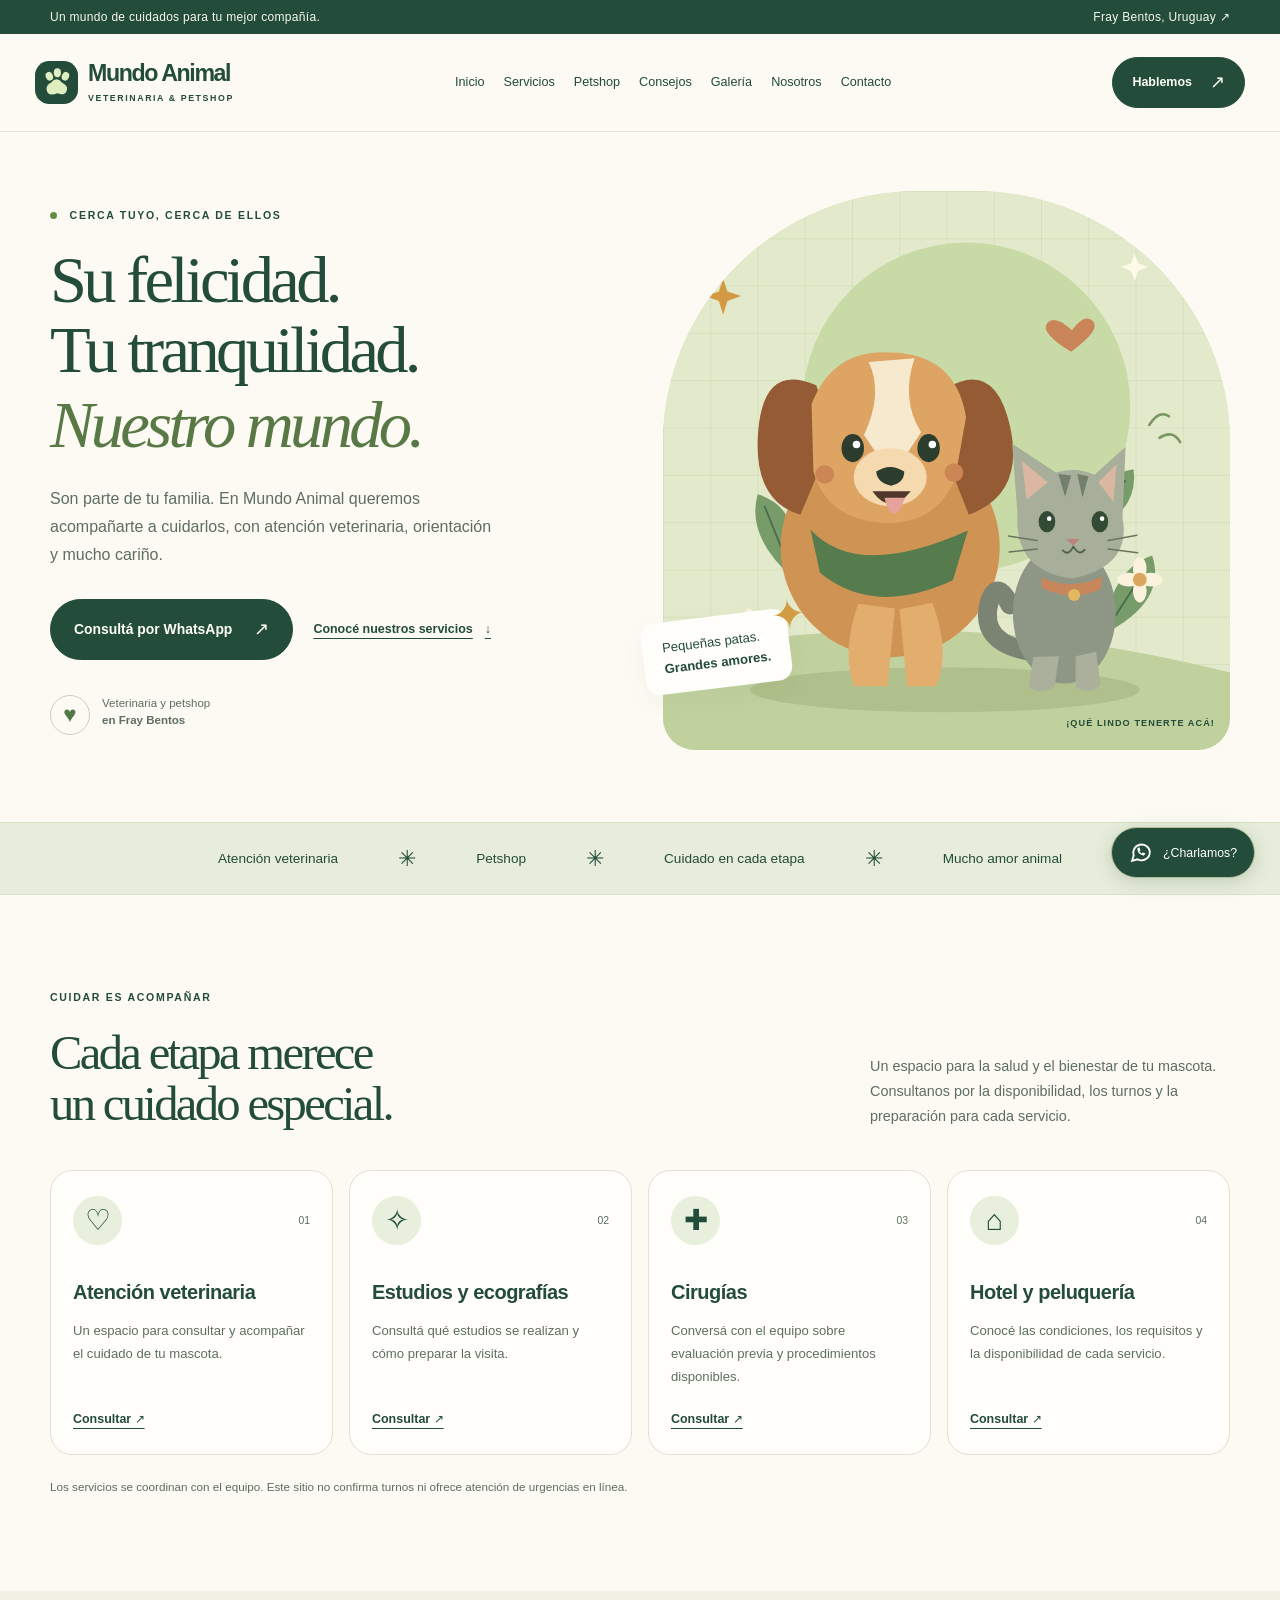
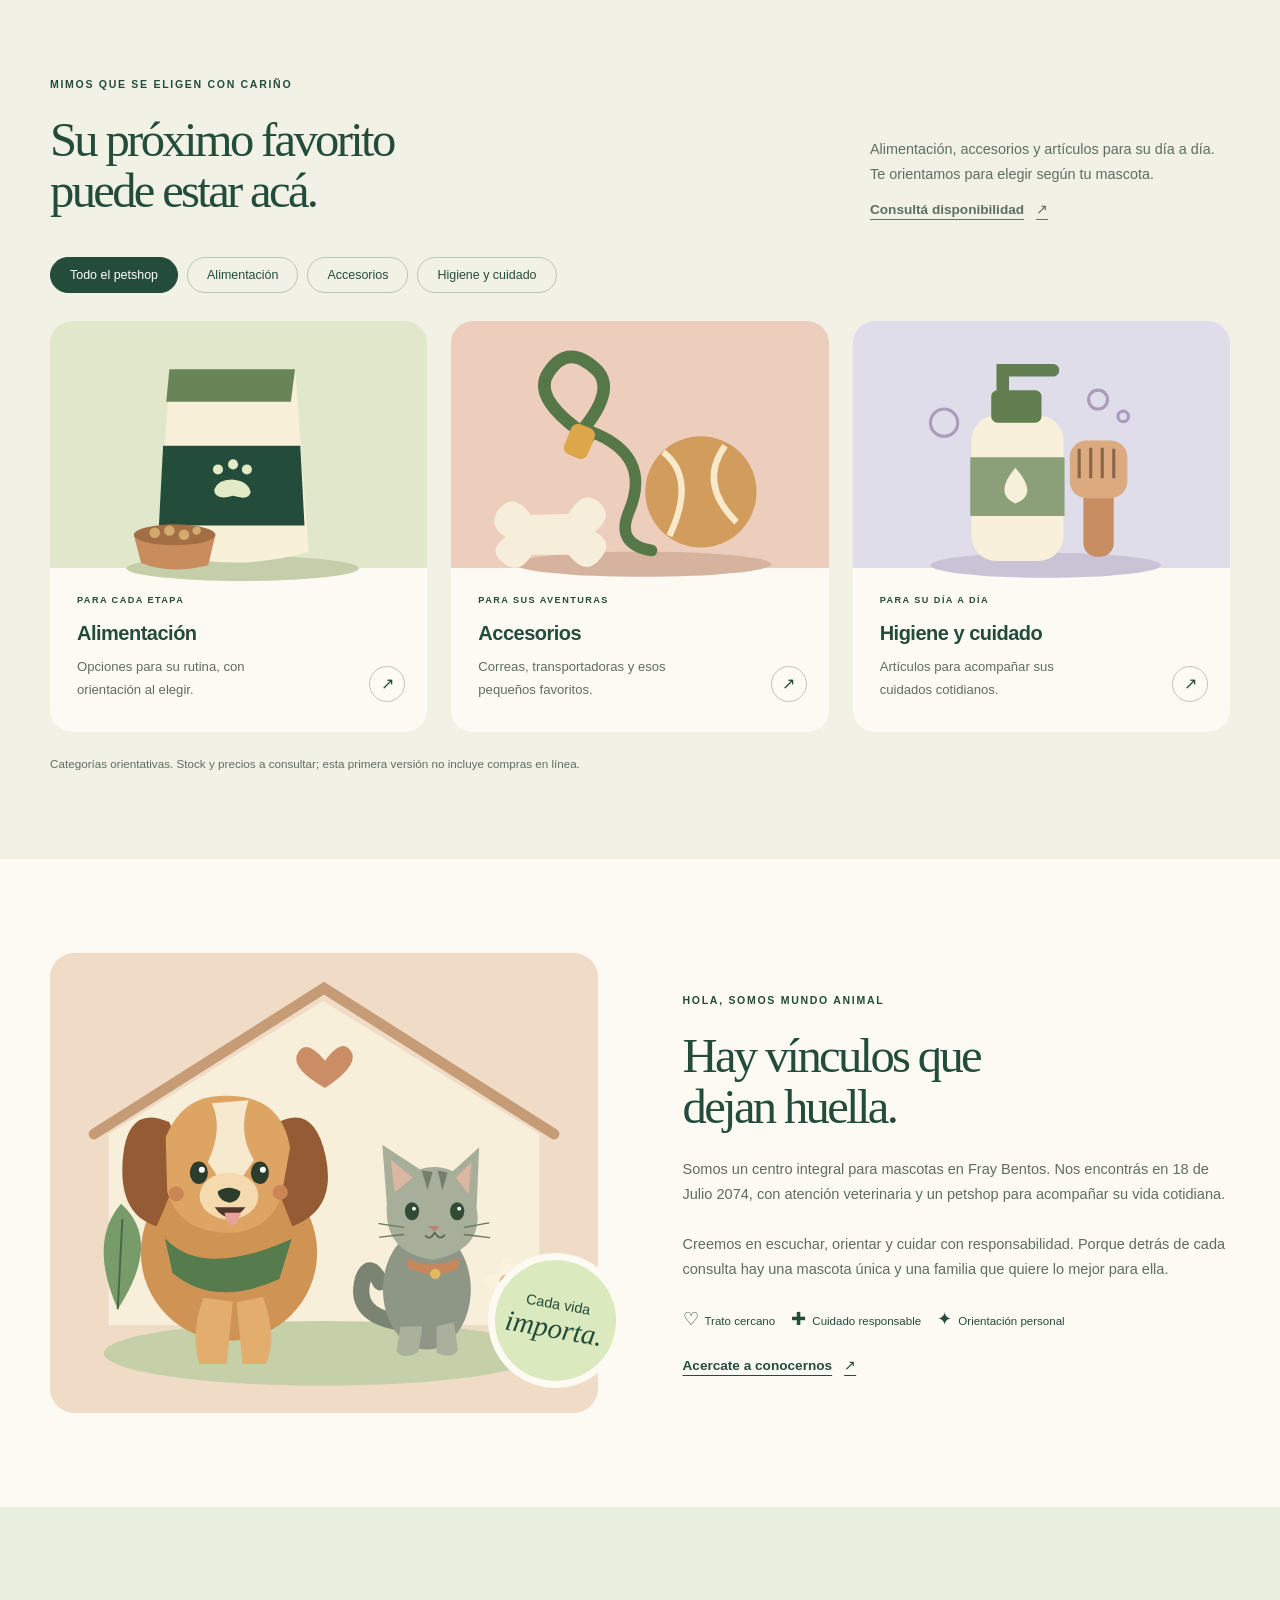
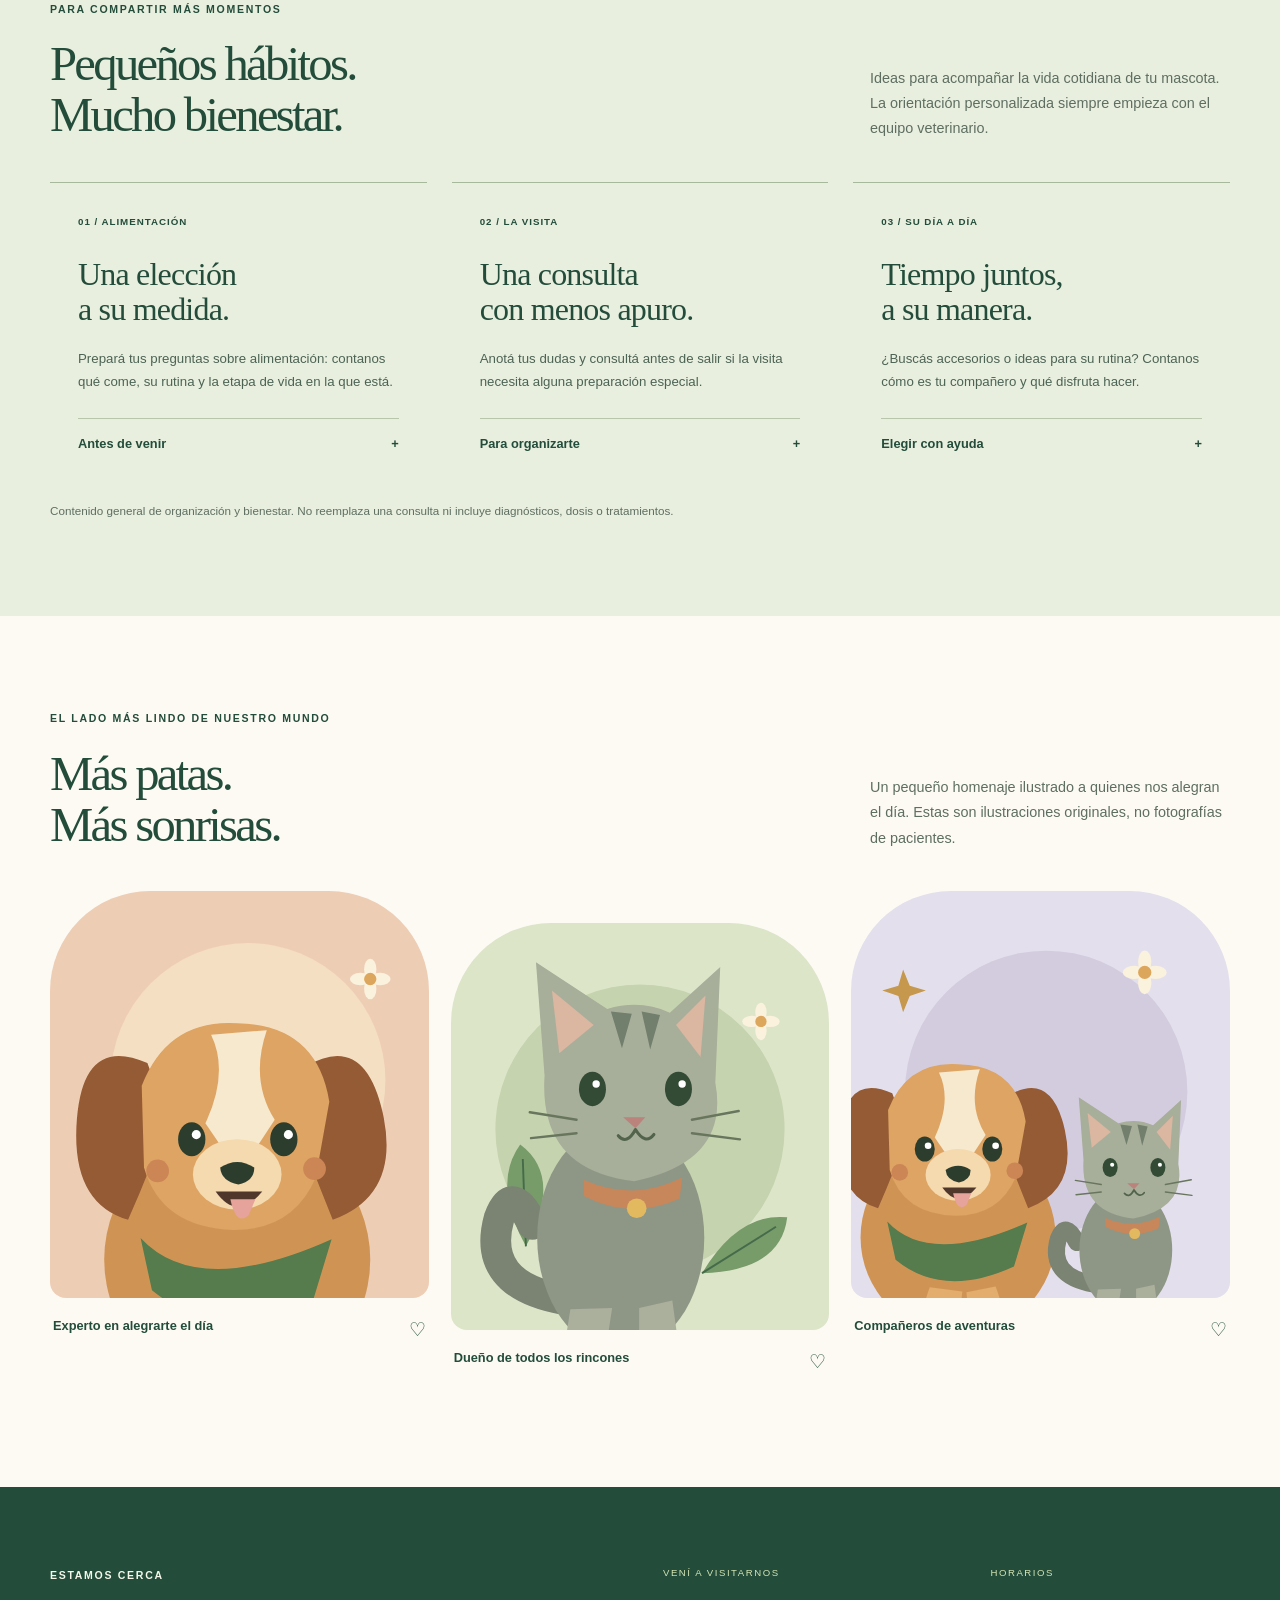
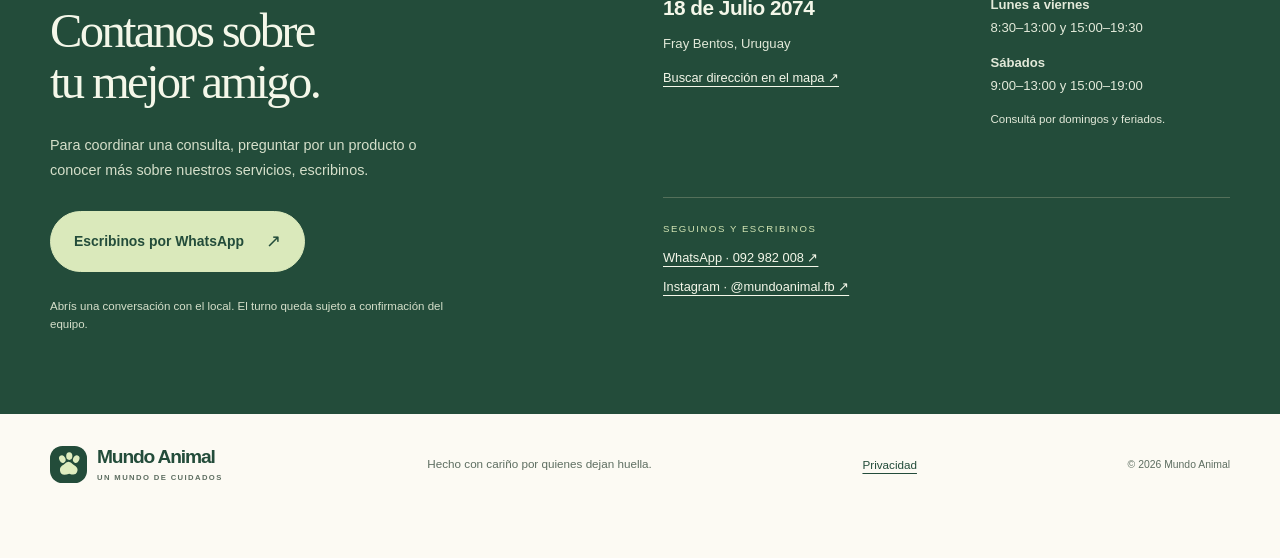
<file: index.html>
<!doctype html>
<html lang="es-UY">
<head>
  <meta charset="utf-8">
  <meta name="viewport" content="width=device-width, initial-scale=1">
  <meta name="theme-color" content="#234c3a">
  <meta name="description" content="Mundo Animal, centro integral para mascotas en Fray Bentos. Atención veterinaria, petshop y orientación. Conocenos y consultá por WhatsApp.">
  <title>Mundo Animal · Veterinaria y petshop en Fray Bentos</title>
  <link rel="icon" href="assets/images/favicon.svg" type="image/svg+xml">
  <link rel="stylesheet" href="assets/css/styles.css?v=20261018-2">
  <script src="assets/js/config.js" defer></script>
  <script src="assets/js/content.js" defer></script>
  <script src="assets/js/app.js?v=20261018-2" defer></script>
</head>
<body>
  <a class="skip-link" href="#contenido">Saltar al contenido</a>
  <div class="topline"><span>Un mundo de cuidados para tu mejor compañía.</span><a href="#contacto">Fray Bentos, Uruguay <span aria-hidden="true">↗</span></a></div>
  <header class="header">
    <a class="brand" href="#inicio" aria-label="Mundo Animal, inicio"><img src="assets/images/favicon.svg" width="43" height="43" alt=""><span>Mundo Animal<small>VETERINARIA & PETSHOP</small></span></a>
    <button class="menu-toggle" type="button" aria-expanded="false" aria-controls="nav">Menú <span aria-hidden="true">☰</span></button>
    <nav id="nav" aria-label="Navegación principal">
      <a href="#inicio">Inicio</a><a href="#servicios">Servicios</a><a href="#petshop">Petshop</a><a href="#consejos">Consejos</a><a href="#galeria">Galería</a><a href="#nosotros">Nosotros</a><a href="#contacto">Contacto</a>
    </nav>
    <a class="button small header-cta" data-whatsapp href="#contacto">Hablemos <span aria-hidden="true">↗</span></a>
  </header>
  <main id="contenido">
    <section id="inicio" class="hero container" aria-labelledby="hero-title">
      <div class="hero-copy"><p class="eyebrow"><span class="dot"></span> CERCA TUYO, CERCA DE ELLOS</p>
        <h1 id="hero-title">Su felicidad.<br>Tu tranquilidad.<br><em>Nuestro mundo.</em></h1>
        <p class="lead">Son parte de tu familia. En Mundo Animal queremos acompañarte a cuidarlos, con atención veterinaria, orientación y mucho cariño.</p>
        <div class="actions"><a class="button" data-whatsapp href="#contacto">Consultá por WhatsApp <span aria-hidden="true">↗</span></a><a class="text-link" href="#servicios">Conocé nuestros servicios <span aria-hidden="true">↓</span></a></div>
        <div class="hero-foot"><span class="mini-paw" aria-hidden="true">♥</span><span>Veterinaria y petshop<br><strong>en Fray Bentos</strong></span></div>
      </div>
      <div class="hero-art"><img src="assets/images/amigos.svg" width="660" height="650" fetchpriority="high" alt="Ilustración de un perro sonriente y un gato curioso entre hojas y flores."><div class="art-note"><span aria-hidden="true">✦</span> Pequeñas patas.<br><strong>Grandes amores.</strong></div><span class="art-label">¡QUÉ LINDO TENERTE ACÁ!</span></div>
    </section>
    <div class="ribbon" aria-label="Nuestra propuesta"><span>Atención veterinaria</span><b aria-hidden="true">✳</b><span>Petshop</span><b aria-hidden="true">✳</b><span>Cuidado en cada etapa</span><b aria-hidden="true">✳</b><span>Mucho amor animal</span></div>
    <section id="servicios" class="section container" aria-labelledby="services-title"><div class="section-heading"><div><p class="eyebrow">CUIDAR ES ACOMPAÑAR</p><h2 id="services-title">Cada etapa merece<br>un cuidado especial.</h2></div><p>Un espacio para la salud y el bienestar de tu mascota. Consultanos por la disponibilidad, los turnos y la preparación para cada servicio.</p></div><div id="services-grid" class="services-grid"></div><noscript><p>Ofrecemos atención veterinaria, estudios y ecografías, cirugías, hotel y peluquería. Consultá disponibilidad por WhatsApp al +598 92 982 008.</p></noscript><p class="section-note">Los servicios se coordinan con el equipo. Este sitio no confirma turnos ni ofrece atención de urgencias en línea.</p></section>
    <section id="petshop" class="shop-section"><div class="container"><div class="section-heading"><div><p class="eyebrow">MIMOS QUE SE ELIGEN CON CARIÑO</p><h2>Su próximo favorito<br>puede estar acá.</h2></div><div><p>Alimentación, accesorios y artículos para su día a día. Te orientamos para elegir según tu mascota.</p><a class="text-link" data-whatsapp data-topic="Hola, quiero consultar por productos del petshop." href="#contacto">Consultá disponibilidad <span aria-hidden="true">↗</span></a></div></div><div class="filters" role="group" aria-label="Filtrar categorías del petshop"><button type="button" class="filter active" aria-pressed="true" data-filter="todos">Todo el petshop</button><button type="button" class="filter" aria-pressed="false" data-filter="alimentacion">Alimentación</button><button type="button" class="filter" aria-pressed="false" data-filter="accesorios">Accesorios</button><button type="button" class="filter" aria-pressed="false" data-filter="higiene">Higiene y cuidado</button></div><p id="filter-status" class="sr-only" aria-live="polite"></p><div id="shop-grid" class="shop-grid"></div><noscript><p>Consultá en el local por alimentos, accesorios, higiene y cuidado.</p></noscript><p class="section-note">Categorías orientativas. Stock y precios a consultar; esta primera versión no incluye compras en línea.</p></div></section>
    <section id="nosotros" class="section container about"><div class="about-art"><img src="assets/images/hogar.svg" alt="Ilustración de un perro y un gato compartiendo un rincón acogedor." width="560" height="470" loading="lazy"><span class="sticker">Cada vida<br><em>importa.</em></span></div><div class="about-copy"><p class="eyebrow">HOLA, SOMOS MUNDO ANIMAL</p><h2>Hay vínculos que<br>dejan huella.</h2><p>Somos un centro integral para mascotas en Fray Bentos. Nos encontrás en 18 de Julio 2074, con atención veterinaria y un petshop para acompañar su vida cotidiana.</p><p>Creemos en escuchar, orientar y cuidar con responsabilidad. Porque detrás de cada consulta hay una mascota única y una familia que quiere lo mejor para ella.</p><div class="values"><span><b aria-hidden="true">♡</b> Trato cercano</span><span><b aria-hidden="true">✚</b> Cuidado responsable</span><span><b aria-hidden="true">✦</b> Orientación personal</span></div><a class="text-link" href="#contacto">Acercate a conocernos <span aria-hidden="true">↗</span></a></div></section>
    <section id="consejos" class="section advice-section"><div class="container"><div class="section-heading"><div><p class="eyebrow">PARA COMPARTIR MÁS MOMENTOS</p><h2>Pequeños hábitos.<br>Mucho bienestar.</h2></div><p>Ideas para acompañar la vida cotidiana de tu mascota. La orientación personalizada siempre empieza con el equipo veterinario.</p></div><div class="advice-grid"><article class="advice-card"><span class="advice-number">01 / ALIMENTACIÓN</span><h3>Una elección<br>a su medida.</h3><p>Prepará tus preguntas sobre alimentación: contanos qué come, su rutina y la etapa de vida en la que está.</p><details><summary>Antes de venir <span aria-hidden="true">+</span></summary><p>Traé el nombre o una foto del alimento que usa. Si hay una indicación veterinaria previa, compartila directamente con el profesional durante la consulta.</p></details></article><article class="advice-card"><span class="advice-number">02 / LA VISITA</span><h3>Una consulta<br>con menos apuro.</h3><p>Anotá tus dudas y consultá antes de salir si la visita necesita alguna preparación especial.</p><details><summary>Para organizarte <span aria-hidden="true">+</span></summary><p>Confirmá el horario y cómo trasladar a tu mascota. No envíes documentos clínicos por esta web: conversá con el equipo sobre el canal adecuado.</p></details></article><article class="advice-card"><span class="advice-number">03 / SU DÍA A DÍA</span><h3>Tiempo juntos,<br>a su manera.</h3><p>¿Buscás accesorios o ideas para su rutina? Contanos cómo es tu compañero y qué disfruta hacer.</p><details><summary>Elegir con ayuda <span aria-hidden="true">+</span></summary><p>Consultá por tamaños, materiales y usos antes de elegir un accesorio. Cada mascota tiene su propia forma de jugar y descansar.</p></details></article></div><p class="section-note">Contenido general de organización y bienestar. No reemplaza una consulta ni incluye diagnósticos, dosis o tratamientos.</p></div></section>
    <section id="galeria" class="section container"><div class="section-heading"><div><p class="eyebrow">EL LADO MÁS LINDO DE NUESTRO MUNDO</p><h2>Más patas.<br>Más sonrisas.</h2></div><p>Un pequeño homenaje ilustrado a quienes nos alegran el día. Estas son ilustraciones originales, no fotografías de pacientes.</p></div><div class="gallery-grid"><figure><img src="assets/images/retrato-perro.svg" alt="Perro de orejas caídas con pañuelo verde, ilustrado sobre fondo durazno." width="400" height="430" loading="lazy"><figcaption>Experto en alegrarte el día <span aria-hidden="true">♡</span></figcaption></figure><figure><img src="assets/images/retrato-gato.svg" alt="Gato de ojos curiosos entre hojas, ilustrado sobre fondo verde suave." width="400" height="430" loading="lazy"><figcaption>Dueño de todos los rincones <span aria-hidden="true">♡</span></figcaption></figure><figure><img src="assets/images/retrato-amigos.svg" alt="Perro y gato asomándose juntos, ilustrados sobre fondo lavanda." width="400" height="430" loading="lazy"><figcaption>Compañeros de aventuras <span aria-hidden="true">♡</span></figcaption></figure></div></section>
    <section id="contacto" class="contact-section"><div class="container contact-layout"><div><p class="eyebrow">ESTAMOS CERCA</p><h2>Contanos sobre<br>tu mejor amigo.</h2><p>Para coordinar una consulta, preguntar por un producto o conocer más sobre nuestros servicios, escribinos.</p><a class="button light" data-whatsapp href="#contacto">Escribinos por WhatsApp <span aria-hidden="true">↗</span></a><p class="contact-small">Abrís una conversación con el local. El turno queda sujeto a confirmación del equipo.</p></div><div class="contact-details"><div><span class="contact-label">VENÍ A VISITARNOS</span><h3>18 de Julio 2074</h3><p>Fray Bentos, Uruguay</p><a class="contact-link" href="https://www.google.com/maps/search/?api=1&query=18%20de%20Julio%202074%2C%20Fray%20Bentos%2C%20Uruguay" target="_blank" rel="noopener noreferrer">Buscar dirección en el mapa ↗</a></div><div><span class="contact-label">HORARIOS</span><p><strong>Lunes a viernes</strong><br>8:30–13:00 y 15:00–19:30</p><p><strong>Sábados</strong><br>9:00–13:00 y 15:00–19:00</p><p class="contact-small">Consultá por domingos y feriados.</p></div><div><span class="contact-label">SEGUINOS Y ESCRIBINOS</span><a class="contact-link" data-whatsapp href="#contacto">WhatsApp · 092 982 008 ↗</a><a class="contact-link" href="https://www.instagram.com/mundoanimal.fb/" target="_blank" rel="noopener noreferrer">Instagram · @mundoanimal.fb ↗</a></div></div></div></section>
  </main>
  <footer class="container footer"><a class="brand" href="#inicio"><img src="assets/images/favicon.svg" width="37" height="37" alt=""><span>Mundo Animal<small>UN MUNDO DE CUIDADOS</small></span></a><p>Hecho con cariño por quienes dejan huella.</p><button class="privacy-button" type="button" id="privacy-open">Privacidad</button><small>© <span id="year">2026</span> Mundo Animal</small></footer>
  <a class="floating-whatsapp" data-whatsapp href="#contacto" aria-label="Contactar a Mundo Animal por WhatsApp"><svg viewBox="0 0 24 24" width="25" height="25" aria-hidden="true"><path d="M20 11.5a8 8 0 0 1-11.9 7L3 20l1.5-5A8 8 0 1 1 20 11.5Z" fill="none" stroke="currentColor" stroke-width="1.8"/><path d="M8 8c0 4 2 6 6 7l2-2-3-1-1 1-2-2 1-1-1-3Z" fill="currentColor"/></svg><span>¿Charlamos?</span></a>
  <dialog id="privacy-dialog" aria-labelledby="privacy-title"><button class="dialog-close" type="button" aria-label="Cerrar privacidad">×</button><p class="eyebrow">TUS DATOS IMPORTAN</p><h2 id="privacy-title">Privacidad</h2><p>Esta web informativa no tiene cuentas, formularios, historiales clínicos, analítica ni cookies propias. No guarda información sobre tu mascota.</p><p>Al abrir WhatsApp, Instagram o Google Maps salís de esta web y se aplican las condiciones y políticas de cada servicio. El alojamiento puede generar registros técnicos de acceso.</p><p>Por favor, consultá al equipo cuál es el canal adecuado antes de compartir información sensible.</p><button class="button dialog-close" type="button">Entendido</button></dialog>
</body>
</html>
</file>
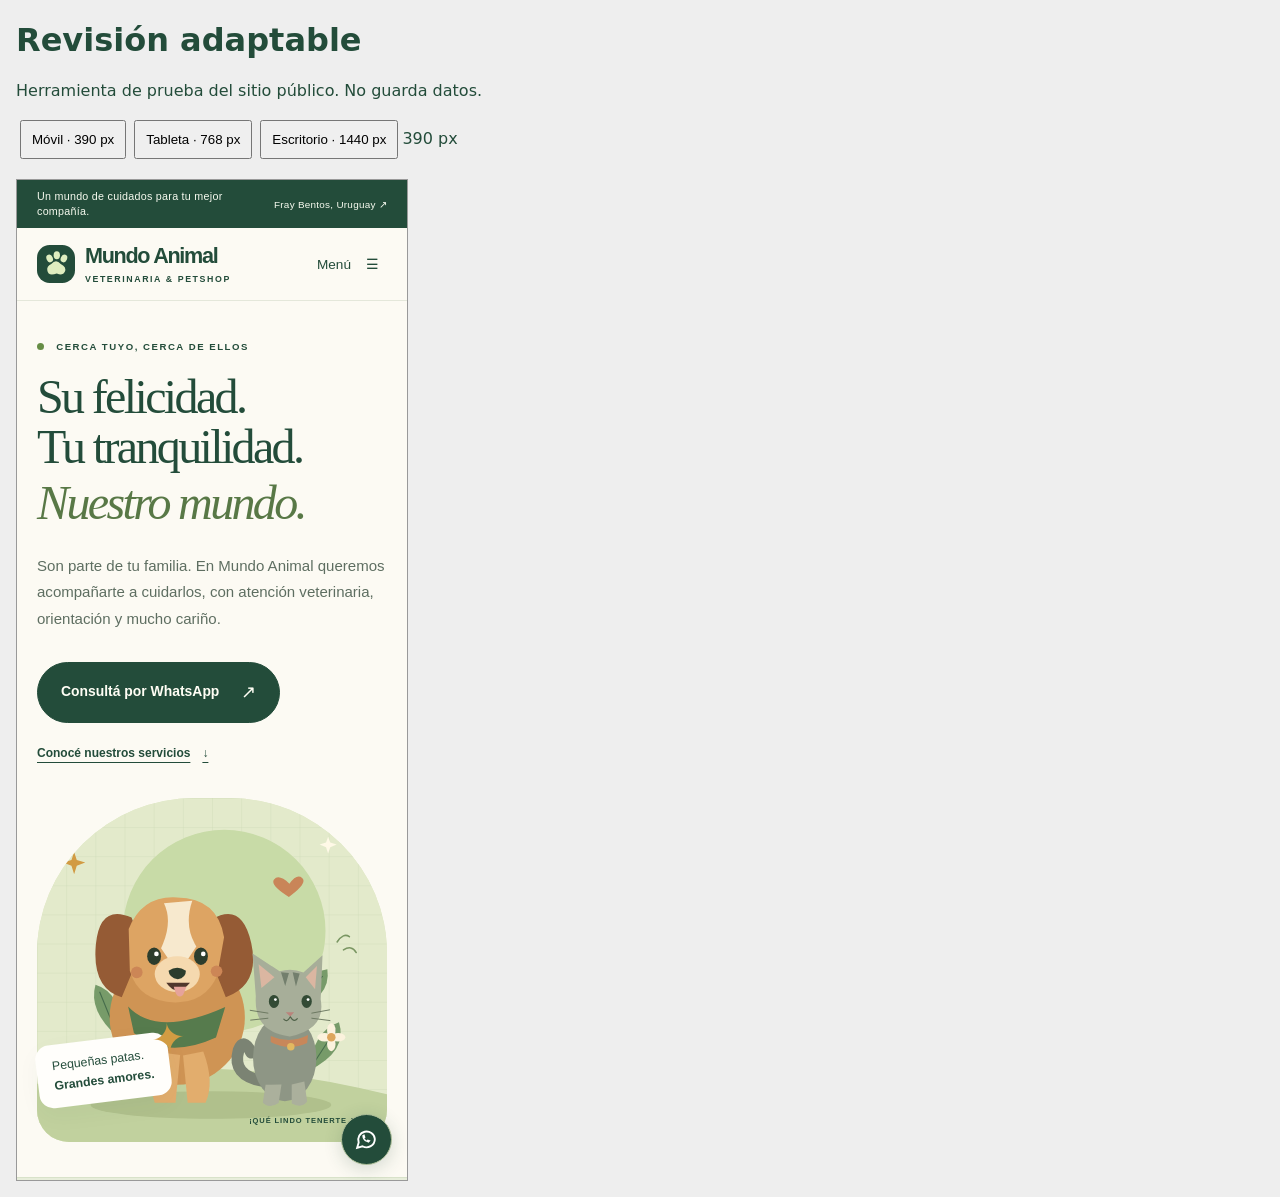
<file: tests/responsive.html>
<!doctype html>
<html lang="es"><meta charset="utf-8"><meta name="viewport" content="width=device-width,initial-scale=1"><title>Mundo Animal · Revisión adaptable</title>
<style>body{margin:16px;font:16px system-ui;background:#eee;color:#234c3a}header{margin-bottom:16px}button{padding:10px;margin:4px;cursor:pointer}iframe{display:block;background:white;border:1px solid #999;height:1000px;transform-origin:top left}#stage{overflow:auto}</style>
<header><h1>Revisión adaptable</h1><p>Herramienta de prueba del sitio público. No guarda datos.</p><button data-width="390">Móvil · 390 px</button><button data-width="768">Tableta · 768 px</button><button data-width="1440">Escritorio · 1440 px</button><output id="size">390 px</output></header>
<div id="stage"><iframe id="preview" title="Vista previa de Mundo Animal" src="../index.html?v=20261018-2" style="width:390px"></iframe></div>
<script>document.querySelectorAll('[data-width]').forEach(button=>button.addEventListener('click',()=>{document.getElementById('preview').style.width=button.dataset.width+'px';document.getElementById('size').textContent=button.dataset.width+' px'}));</script>
</html>
</file>
<file: assets/css/styles.css>
:root{--ink:#234c3a;--forest:#234c3a;--green:#cce1b5;--cream:#fcfaf3;--peach:#f3cfb3;--muted:#5e6e61;--line:#dce1d2;--white:#fffefb;--radius:22px;font-family:'Segoe UI',Arial,sans-serif;color:var(--ink);background:var(--cream);font-synthesis:none}*{box-sizing:border-box}html{scroll-behavior:smooth;scroll-padding-top:110px}body{margin:0}img{max-width:100%;display:block;height:auto}a{color:inherit;text-decoration:none}button{font:inherit;color:inherit;cursor:pointer}button,a{-webkit-tap-highlight-color:transparent}button:focus-visible,a:focus-visible,summary:focus-visible{outline:3px solid #ad4e21;outline-offset:5px}button{border:0}h1,h2,h3,p,figure{margin:0}p{line-height:1.75}h1,h2{font-family:Georgia,'Times New Roman',serif;font-weight:normal;letter-spacing:-.055em;line-height:1.05}h1{font-size:clamp(3.3rem,5.2vw,5.1rem)}h2{font-size:clamp(2.5rem,3.8vw,3.8rem)}h3{font-size:1.25rem;line-height:1.3;font-weight:600;letter-spacing:-.025em}em{font-weight:normal;color:#587846}.container{width:min(1240px,calc(100% - 100px));margin:auto}.topline{background:var(--forest);color:#f6faef;font-size:.75rem;letter-spacing:.025em;display:flex;justify-content:space-between;padding:10px max(50px,calc((100% - 1240px)/2));gap:20px}.topline a{white-space:nowrap}.header{display:flex;align-items:center;gap:25px;justify-content:space-between;padding:23px max(35px,calc((100% - 1300px)/2));position:sticky;top:0;z-index:20;background:rgba(252,250,243,.97);border-bottom:1px solid #e4e7da}.brand{display:flex;align-items:center;gap:10px;flex-shrink:0}.brand>span{font-size:1.45rem;letter-spacing:-.06em;font-weight:750;line-height:1.1}.brand small{display:block;font-size:.55rem;letter-spacing:.18em;margin-top:7px;font-weight:600}.header nav{display:flex;align-items:center;gap:19px;font-size:.79rem}.header nav a{padding-block:10px;border-bottom:1px solid transparent}.header nav a:hover{border-color:var(--ink)}.button{display:inline-flex;align-items:center;justify-content:center;gap:22px;background:var(--forest);color:#fffef5;border:1px solid var(--forest);padding:17px 23px;border-radius:99px;font-size:.87rem;font-weight:600;line-height:1.4;transition:background .2s,transform .2s}.button:hover{background:#356647;transform:translateY(-2px)}.button span{font-size:1.1rem}.button.small{padding:12px 19px;gap:18px;font-size:.78rem}.text-link{font-weight:600;font-size:.85rem;display:inline-flex;align-items:center;gap:12px;text-decoration:underline;text-decoration-thickness:1px;text-underline-offset:5px}.text-link:hover{color:#687d43}.menu-toggle{display:none}.hero{display:grid;grid-template-columns:1fr 1fr;align-items:center;gap:45px;padding-block:54px 66px;min-height:690px}.eyebrow{font-size:.66rem;font-weight:700;letter-spacing:.16em;line-height:1.6;margin-bottom:22px}.dot{display:inline-block;width:7px;height:7px;border-radius:50%;background:#668d45;margin-right:8px}.hero h1 em{display:inline-block;margin-top:5px}.hero .lead{color:var(--muted);font-size:1rem;max-width:450px;margin-top:25px}.actions{display:flex;align-items:center;flex-wrap:wrap;gap:20px;margin-top:30px}.actions .text-link{font-size:.78rem}.hero-foot{display:flex;gap:12px;margin-top:35px;font-size:.72rem;line-height:1.5;color:var(--muted)}.mini-paw{font-size:1.4rem;border:1px solid #c7d3bc;border-radius:50%;width:40px;height:40px;display:grid;place-items:center;color:#527848}.hero-art{position:relative}.hero-art>img{width:100%;border-radius:45% 45% 32px 32px;background:#e2eacb}.art-note{position:absolute;bottom:62px;left:-20px;background:var(--white);border-radius:14px;padding:15px 20px;box-shadow:0 8px 25px #234c3a0a;font-size:.82rem;line-height:1.6;transform:rotate(-7deg)}.art-note>span{position:absolute;font-size:2.6rem;color:#d29c43;right:-20px;top:-25px}.art-label{position:absolute;right:15px;bottom:22px;font-size:.57rem;font-weight:700;letter-spacing:.12em}.ribbon{padding:22px 30px;background:#e7edda;display:flex;align-items:center;justify-content:center;gap:60px;flex-wrap:wrap;border-block:1px solid #d8e2c9;font-size:.85rem}.ribbon b{font-size:1.4rem;font-weight:400}.section{padding-block:94px}.section-heading{display:flex;justify-content:space-between;align-items:flex-end;gap:55px;margin-bottom:40px}.section-heading>p,.section-heading>div+div{max-width:360px;color:var(--muted);font-size:.9rem}.section-heading .text-link{margin-top:14px}.services-grid{display:grid;grid-template-columns:repeat(4,1fr);gap:16px}.service-card{background:var(--white);border:1px solid var(--line);border-radius:var(--radius);padding:25px 22px 28px;display:flex;flex-direction:column;align-items:flex-start}.service-top{display:flex;justify-content:space-between;align-items:center;width:100%;margin-bottom:34px}.service-icon{height:49px;width:49px;border-radius:50%;background:#e8efdd;display:grid;place-items:center;font-size:1.8rem}.service-number{font-size:.65rem;color:var(--muted)}.service-card p{font-size:.82rem;color:var(--muted);margin:15px 0 22px}.service-card .text-link{margin-top:auto;font-size:.78rem}.section-note{font-size:.73rem;color:var(--muted);margin-top:22px}.shop-section{background:#f1f1e5;padding-block:85px}.filters{display:flex;flex-wrap:wrap;gap:9px;margin-bottom:28px}.filter{border:1px solid #bbc5b3;padding:10px 19px;border-radius:40px;background:transparent;font-size:.78rem}.filter.active{background:var(--forest);border-color:var(--forest);color:white}.filter:hover{box-shadow:0 0 0 1px var(--forest)}.shop-grid{display:grid;grid-template-columns:repeat(3,1fr);gap:24px}.shop-card{border-radius:var(--radius);overflow:hidden;background:var(--cream)}.shop-art{background:#e1e7ca;height:247px;display:grid;place-items:center}.shop-art.accesorios{background:#edcebc}.shop-art.higiene{background:#dfddea}.shop-art img{height:100%;width:100%;object-fit:contain}.shop-copy{padding:25px 27px 30px;position:relative}.shop-copy .eyebrow{font-size:.57rem;margin-bottom:12px}.shop-copy p:last-of-type{font-size:.82rem;color:var(--muted);margin-top:10px;max-width:230px;padding-right:18px}.shop-link{position:absolute;bottom:30px;right:22px;width:36px;height:36px;border:1px solid #bbc5b3;border-radius:50%;display:grid;place-items:center}.shop-link:hover{background:var(--green)}[hidden]{display:none!important}.about{display:grid;grid-template-columns:1fr 1fr;gap:85px;align-items:center}.about-art{position:relative}.about-art img{border-radius:25px;width:100%;background:#f0dac4}.sticker{position:absolute;right:-25px;bottom:25px;background:#dbe9be;border:7px solid var(--cream);width:135px;height:135px;border-radius:50%;display:flex;flex-direction:column;justify-content:center;align-items:center;font-size:.9rem;transform:rotate(10deg)}.sticker em{font-family:Georgia,serif;font-size:1.8rem;color:var(--ink)}.about-copy>p:not(.eyebrow){font-size:.91rem;color:var(--muted);margin-top:24px}.values{display:flex;flex-wrap:wrap;gap:16px;margin:26px 0;font-size:.72rem}.values b{font-size:1.1rem;margin-right:3px}.advice-section{background:#e8efdf}.advice-grid{display:grid;grid-template-columns:repeat(3,1fr);gap:25px}.advice-card{padding:28px;border-top:1px solid #a6b99c}.advice-number{font-size:.61rem;letter-spacing:.1em;font-weight:600}.advice-card h3{font-family:Georgia,serif;font-size:2rem;font-weight:400;line-height:1.1;margin-top:28px}.advice-card>p{font-size:.83rem;color:#4c6354;margin-top:20px}.advice-card details{margin-top:25px;border-top:1px solid #b8c7ac;padding-top:17px;font-size:.8rem}.advice-card summary{cursor:pointer;list-style:none;display:flex;justify-content:space-between;gap:20px;font-weight:600}.advice-card summary::-webkit-details-marker{display:none}.advice-card details p{margin-top:15px;font-size:.8rem}.gallery-grid{display:grid;grid-template-columns:repeat(3,1fr);gap:22px}.gallery-grid figure:nth-child(2){margin-top:32px}.gallery-grid img{width:100%;border-radius:100px 100px 16px 16px}.gallery-grid figcaption{padding:20px 3px;display:flex;justify-content:space-between;font-size:.8rem;font-weight:600}.gallery-grid figcaption span{font-size:1.2rem}.contact-section{background:var(--forest);color:#f4f7e9;padding-block:80px}.contact-layout{display:grid;grid-template-columns:.95fr 1.05fr;gap:100px}.contact-layout>div>p:not(.eyebrow){font-size:.9rem;color:#d5dfca;margin-top:25px;max-width:400px}.contact-layout .button{margin-top:28px}.button.light{background:#dae9bb;color:var(--forest);border-color:#dae9bb}.button.light:hover{background:#f0f4dd}.contact-small{font-size:.72rem!important;color:#ccd8c2;line-height:1.6}.contact-details{display:grid;grid-template-columns:1.2fr 1fr;gap:30px 40px}.contact-details>div:last-child{grid-column:1/-1;border-top:1px solid #54705a;padding-top:25px}.contact-label{font-size:.6rem;letter-spacing:.16em;color:#d3e5b4;display:block;margin-bottom:16px}.contact-details h3{font-size:1.3rem}.contact-details p{font-size:.82rem;color:#e2e9d9;margin-top:12px}.contact-link{font-size:.8rem;display:block;margin-top:14px;text-decoration:underline;text-underline-offset:4px}.footer{padding-block:32px 75px;display:flex;gap:25px;justify-content:space-between;align-items:center}.footer p{font-size:.73rem;color:var(--muted)}.footer small{font-size:.65rem;color:var(--muted)}.footer .brand>span{font-size:1.2rem}.footer .brand small{font-size:.48rem}.privacy-button{font-size:.73rem;background:transparent;text-decoration:underline;text-underline-offset:4px}.floating-whatsapp{position:fixed;bottom:22px;right:25px;display:flex;align-items:center;gap:9px;background:var(--forest);color:white;padding:12px 17px;border-radius:50px;z-index:15;box-shadow:0 4px 18px #234c3a30;border:1px solid #aebf99;font-size:.77rem}.floating-whatsapp:hover{background:#356647}dialog{border:1px solid var(--line);border-radius:24px;background:var(--cream);color:var(--ink);max-width:570px;width:calc(100% - 35px);padding:38px}dialog::backdrop{background:#142d23aa}dialog h2{font-size:2.8rem}dialog p:not(.eyebrow){font-size:.9rem;margin-top:20px}dialog .button{margin-top:25px}.dialog-close:not(.button){position:absolute;right:17px;top:10px;background:transparent;font-size:2rem}.skip-link{position:fixed;top:10px;left:10px;z-index:100;background:var(--forest);color:white;padding:12px;transform:translateY(-160%)}.skip-link:focus{transform:none}.sr-only{position:absolute;width:1px;height:1px;padding:0;margin:-1px;overflow:hidden;clip:rect(0,0,0,0);white-space:nowrap;border:0}
@media(min-width:1500px){.hero{gap:85px}.header{gap:40px}.header nav{gap:25px}}@media(max-width:1150px){.header{padding-inline:30px;gap:20px}.header nav{gap:13px;font-size:.73rem}.header-cta{display:none}.container{width:calc(100% - 64px)}.hero{gap:30px;min-height:620px}.ribbon{gap:30px}.about{gap:55px}.contact-layout{gap:55px}.service-card{padding:23px 18px}.service-card h3{font-size:1.1rem}.actions{gap:18px}.actions .text-link{font-size:.75rem}}@media(max-width:850px){.topline{padding-inline:24px;font-size:.67rem}.header{padding:18px 25px;flex-wrap:wrap}.menu-toggle{display:flex;align-items:center;gap:15px;background:transparent;padding:8px;font-size:.85rem}.header nav{display:none;width:100%;flex-direction:column;align-items:stretch;gap:0;padding-block:10px}.header nav.open{display:flex}.header nav a{padding:12px 5px;border-bottom:1px solid var(--line);font-size:.9rem}.hero{grid-template-columns:1fr 1fr;gap:24px;padding-block:45px}.hero h1{font-size:3.4rem}.hero .lead{font-size:.9rem}.hero .eyebrow{font-size:.56rem}.hero-art{margin-bottom:20px}.art-note{left:-15px;bottom:42px;font-size:.66rem;padding:10px}.art-label{font-size:.43rem;bottom:15px;right:10px}.hero-foot{margin-top:25px}.ribbon{gap:25px;font-size:.75rem}.ribbon b:last-of-type,.ribbon span:last-child{display:none}.section{padding-block:65px}.section-heading{gap:30px}.section-heading>p,.section-heading>div+div{max-width:280px;font-size:.83rem}.services-grid{grid-template-columns:repeat(2,1fr)}.shop-grid{gap:15px}.shop-art{height:200px}.shop-copy{padding:20px}.shop-copy p:last-of-type{font-size:.75rem}.shop-copy h3{font-size:1.1rem}.shop-copy .eyebrow{font-size:.47rem}.shop-link{right:12px;bottom:15px;width:30px;height:30px}.about{gap:40px}.sticker{right:-15px;width:105px;height:105px;font-size:.75rem}.sticker em{font-size:1.4rem}.about-copy h2{font-size:2.6rem}.values{gap:10px}.advice-grid{gap:12px}.advice-card{padding:20px 12px}.advice-card h3{font-size:1.7rem}.advice-number{font-size:.54rem}.gallery-grid{gap:15px}.gallery-grid figcaption{font-size:.7rem}.contact-layout{grid-template-columns:1fr;gap:45px}.contact-layout>div>p:not(.eyebrow){max-width:520px}.contact-details{gap:25px}.footer{flex-wrap:wrap}.footer .brand{width:45%}.footer p{width:45%;text-align:right}.footer{padding-bottom:90px}}@media(max-width:600px){html{scroll-padding-top:95px}.container{width:calc(100% - 40px)}.topline{padding:9px 20px}.topline>span{max-width:200px;line-height:1.4}.topline a{align-self:center;font-size:.62rem}.header{padding:16px 20px}.brand>span{font-size:1.35rem}.brand img{width:38px}.hero{grid-template-columns:1fr;padding-block:38px 35px;gap:38px}.hero h1{font-size:clamp(3rem,12vw,4.7rem)}.hero .eyebrow{font-size:.6rem}.hero .lead{max-width:430px;font-size:.94rem}.hero-foot{display:none}.actions{gap:23px}.hero-art{width:min(100%,430px);justify-self:center;margin:0}.art-note{font-size:.77rem;left:0;bottom:40px;padding:12px 16px}.art-label{font-size:.47rem;right:15px;bottom:17px}.ribbon{justify-content:space-around;gap:14px;padding:18px 20px;font-size:.68rem}.ribbon span:nth-of-type(3){display:none}.ribbon b:nth-of-type(2){display:none}.ribbon b{font-size:1rem}.section{padding-block:56px}.section-heading{display:block;margin-bottom:30px}.section-heading>p,.section-heading>div+div{max-width:none;margin-top:23px;font-size:.88rem}.eyebrow{font-size:.6rem;margin-bottom:17px}h2{font-size:2.7rem}.services-grid{gap:12px}.service-card{padding:20px 16px;border-radius:18px}.service-top{margin-bottom:26px}.service-icon{width:40px;height:40px;font-size:1.5rem}.service-card h3{font-size:1.05rem}.service-card p{font-size:.78rem}.service-card .text-link{font-size:.72rem}.section-note{font-size:.7rem}.shop-section{padding-block:56px}.filters{gap:8px}.filter{padding:9px 14px;font-size:.72rem}.shop-grid{grid-template-columns:1fr}.shop-card{display:grid;grid-template-columns:42% 58%;border-radius:18px}.shop-art{height:100%;min-height:200px}.shop-art img{height:auto}.shop-copy{padding:25px 18px 42px}.shop-copy .eyebrow{font-size:.5rem}.shop-copy h3{font-size:1.2rem}.shop-copy p:last-of-type{font-size:.8rem;padding-right:0}.about{grid-template-columns:1fr;gap:40px}.about-art{max-width:430px;margin:auto}.about-copy h2{font-size:2.8rem}.sticker{width:115px;height:115px}.about-copy>p:not(.eyebrow){font-size:.9rem}.advice-grid{grid-template-columns:1fr;gap:20px}.advice-card{padding:25px 4px}.advice-card h3{font-size:2.2rem;margin-top:18px}.advice-card>p{font-size:.9rem}.advice-card details{font-size:.85rem}.advice-number{font-size:.61rem}.gallery-grid{grid-template-columns:1fr;gap:22px;max-width:420px;margin:auto}.gallery-grid figure:nth-child(2){margin-top:0}.gallery-grid img{max-height:370px;object-fit:cover}.gallery-grid figcaption{font-size:.84rem}.contact-section{padding-block:58px}.contact-layout{gap:40px}.contact-details{grid-template-columns:1fr}.contact-details>div:last-child{grid-column:auto}.contact-details>div{border-top:1px solid #54705a;padding-top:25px}.contact-details h3{font-size:1.4rem}.contact-details p,.contact-link{font-size:.88rem}.contact-small{font-size:.75rem!important}.footer{gap:22px}.footer .brand{width:100%}.footer p{width:100%;text-align:left}.footer small{margin-left:auto}.floating-whatsapp{bottom:15px;right:15px;padding:12px}.floating-whatsapp span{display:none}dialog{padding:30px 25px}}
@media(prefers-reduced-motion:reduce){html{scroll-behavior:auto}*,*::before,*::after{transition:none!important;animation:none!important}}@media print{.topline,.header,.floating-whatsapp,.filters,.privacy-button,.actions,.button{display:none}.container{width:100%}.hero,.section,.shop-section,.contact-section{padding-block:25px;min-height:0}.contact-section{background:white;color:#234c3a}.contact-section p,.contact-label{color:#234c3a!important}.hero-art{max-width:350px}.service-card,.shop-card,.advice-card,figure{break-inside:avoid}details p{display:block}.footer{padding:20px}.ribbon{gap:20px}}

/* Keep the rotated badge inside the narrow mobile viewport. */
@media(max-width:600px){.sticker{right:0}}
</file>
